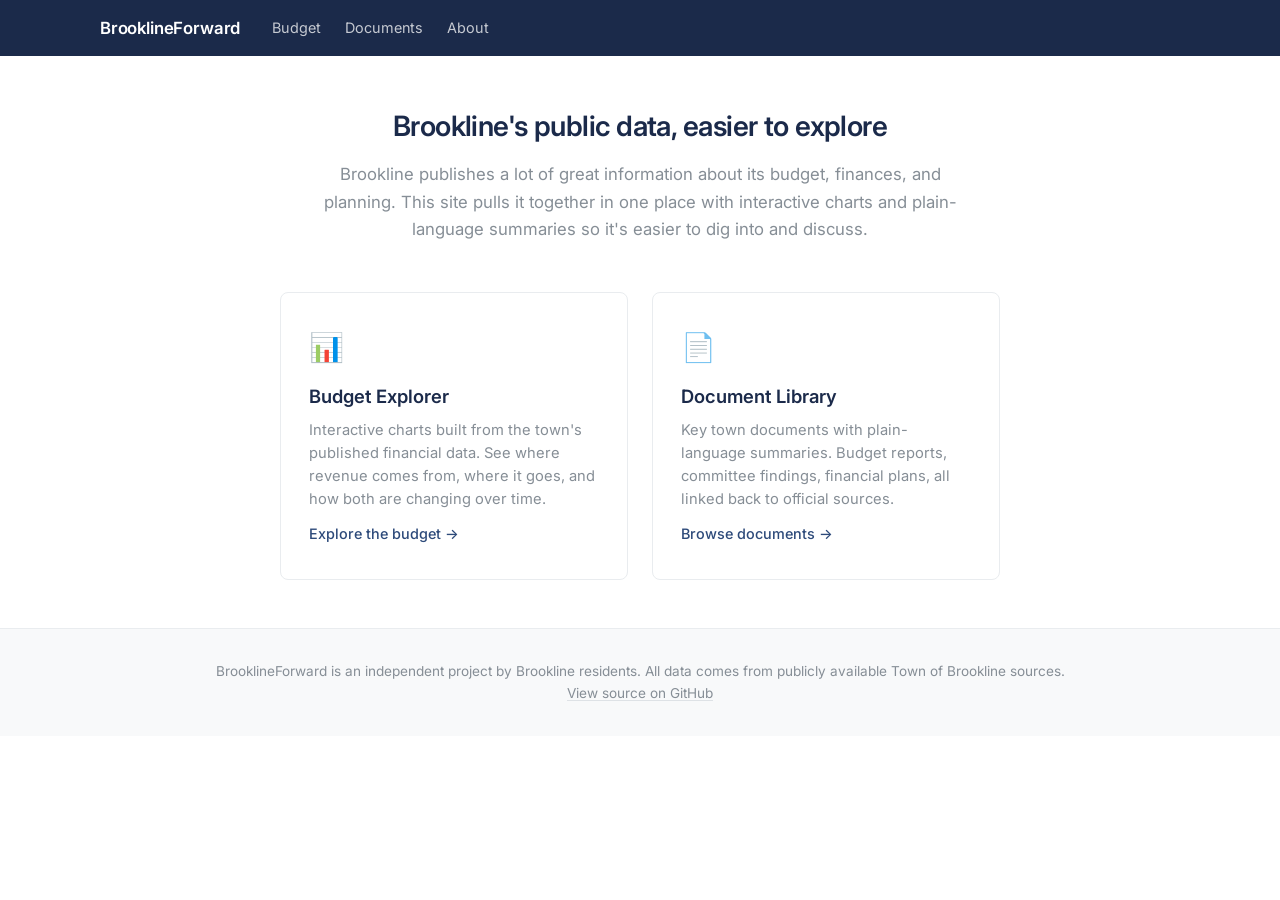
<file: index.html>
<!DOCTYPE html>
<html lang="en">
<head>
  <meta charset="UTF-8">
  <meta name="viewport" content="width=device-width, initial-scale=1.0">
  <title>BrooklineForward</title>
  <meta name="description" content="Brookline's public budget data and town documents, made easier to explore.">
  <link rel="preconnect" href="https://fonts.googleapis.com">
  <link href="https://fonts.googleapis.com/css2?family=Inter:wght@300;400;500;600&display=swap" rel="stylesheet">
  <link rel="stylesheet" href="assets/styles.css">
</head>
<body>

<div id="bf-nav"></div>

<div class="page-wrap">
  <div class="landing-intro">
    <h1>Brookline's public data, easier to explore</h1>
    <p>
      Brookline publishes a lot of great information about its budget, finances,
      and planning. This site pulls it together in one place with interactive
      charts and plain-language summaries so it's easier to dig into and discuss.
    </p>
  </div>

  <div class="landing-cards">
    <a href="budget.html" class="landing-card">
      <div class="landing-card-icon">📊</div>
      <h2>Budget Explorer</h2>
      <p>Interactive charts built from the town's published financial data. See where revenue comes from, where it goes, and how both are changing over time.</p>
      <span class="card-link">Explore the budget →</span>
    </a>
    <a href="documents.html" class="landing-card">
      <div class="landing-card-icon">📄</div>
      <h2>Document Library</h2>
      <p>Key town documents with plain-language summaries. Budget reports, committee findings, financial plans, all linked back to official sources.</p>
      <span class="card-link">Browse documents →</span>
    </a>
  </div>
</div>

<div id="bf-footer"></div>
<script src="assets/nav.js"></script>
</body>
</html>
</file>
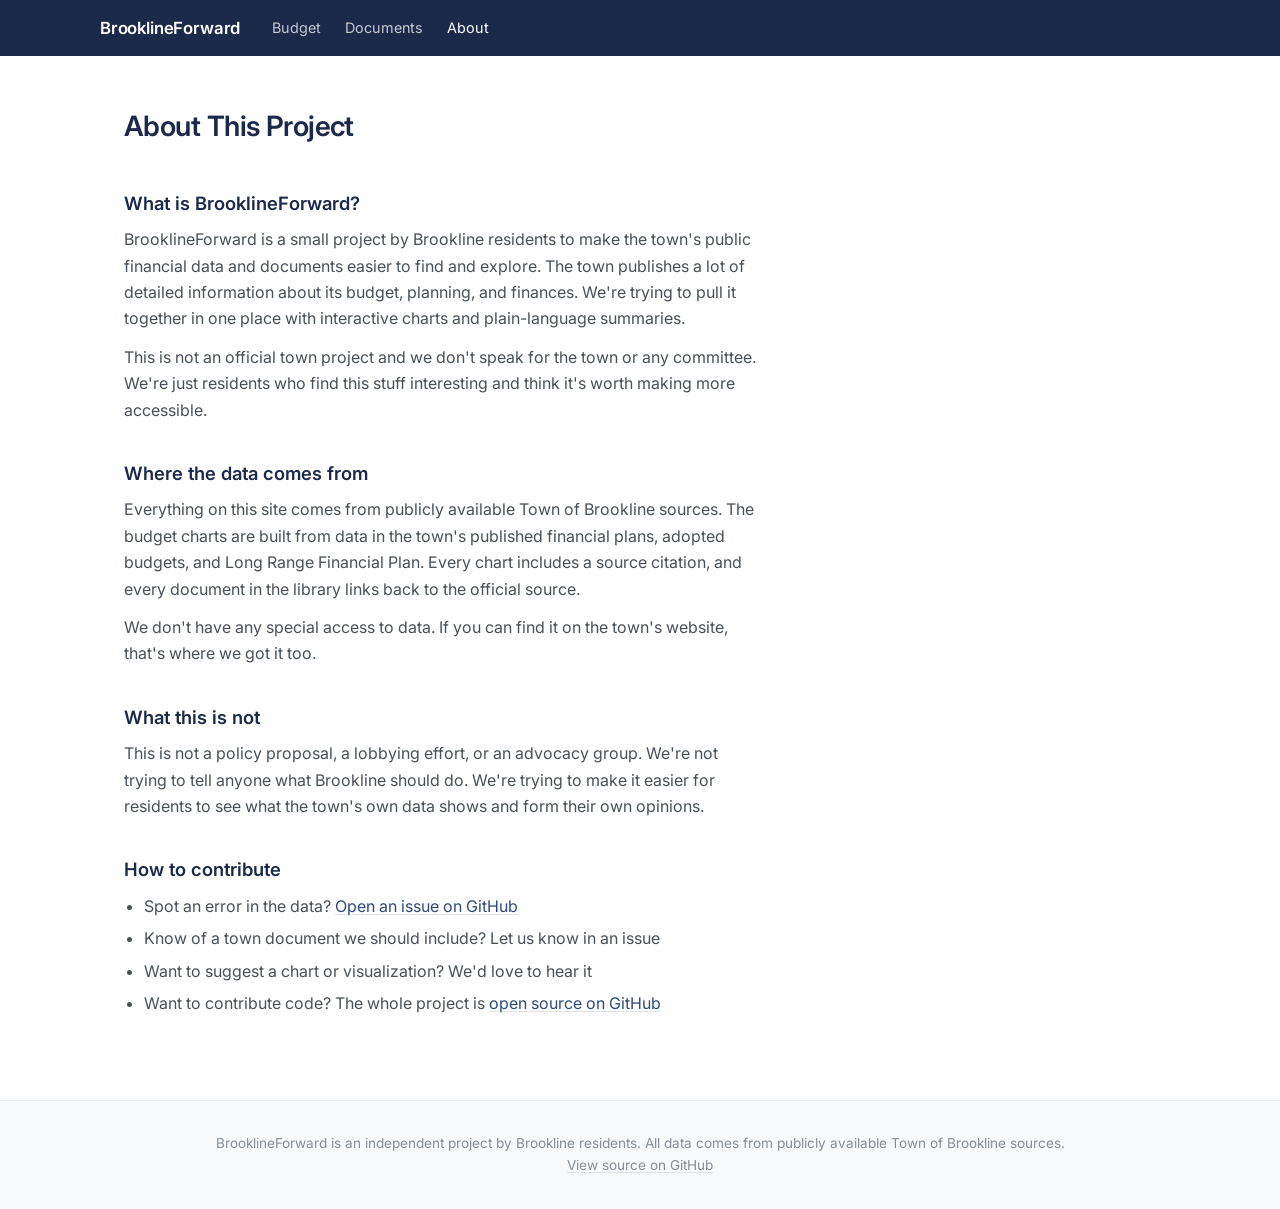
<file: about.html>
<!DOCTYPE html>
<html lang="en">
<head>
  <meta charset="UTF-8">
  <meta name="viewport" content="width=device-width, initial-scale=1.0">
  <title>About - BrooklineForward</title>
  <meta name="description" content="About the BrooklineForward project and how to contribute.">
  <link rel="preconnect" href="https://fonts.googleapis.com">
  <link href="https://fonts.googleapis.com/css2?family=Inter:wght@300;400;500;600&display=swap" rel="stylesheet">
  <link rel="stylesheet" href="assets/styles.css">
</head>
<body>

<div id="bf-nav"></div>

<div class="page-wrap">
  <div class="page-header">
    <h1>About This Project</h1>
  </div>

  <div class="about-section">
    <h2>What is BrooklineForward?</h2>
    <p>
      BrooklineForward is a small project by Brookline residents to make the town's public financial
      data and documents easier to find and explore. The town publishes a lot of detailed information
      about its budget, planning, and finances. We're trying to pull it together in one place with
      interactive charts and plain-language summaries.
    </p>
    <p>
      This is not an official town project and we don't speak for the town or any committee.
      We're just residents who find this stuff interesting and think it's worth making more accessible.
    </p>
  </div>

  <div class="about-section">
    <h2>Where the data comes from</h2>
    <p>
      Everything on this site comes from publicly available Town of Brookline sources. The budget
      charts are built from data in the town's published financial plans, adopted budgets, and
      Long Range Financial Plan. Every chart includes a source citation, and every document in
      the library links back to the official source.
    </p>
    <p>We don't have any special access to data. If you can find it on the town's website, that's where we got it too.</p>
  </div>

  <div class="about-section">
    <h2>What this is not</h2>
    <p>
      This is not a policy proposal, a lobbying effort, or an advocacy group. We're not trying
      to tell anyone what Brookline should do. We're trying to make it easier for residents
      to see what the town's own data shows and form their own opinions.
    </p>
  </div>

  <div class="about-section">
    <h2>How to contribute</h2>
    <ul>
      <li>Spot an error in the data? <a href="https://github.com/dmcconnell/BrooklineForward/issues" target="_blank" rel="noopener">Open an issue on GitHub</a></li>
      <li>Know of a town document we should include? Let us know in an issue</li>
      <li>Want to suggest a chart or visualization? We'd love to hear it</li>
      <li>Want to contribute code? The whole project is <a href="https://github.com/dmcconnell/BrooklineForward" target="_blank" rel="noopener">open source on GitHub</a></li>
    </ul>
  </div>
</div>

<div id="bf-footer"></div>
<script src="assets/nav.js"></script>
</body>
</html>
</file>
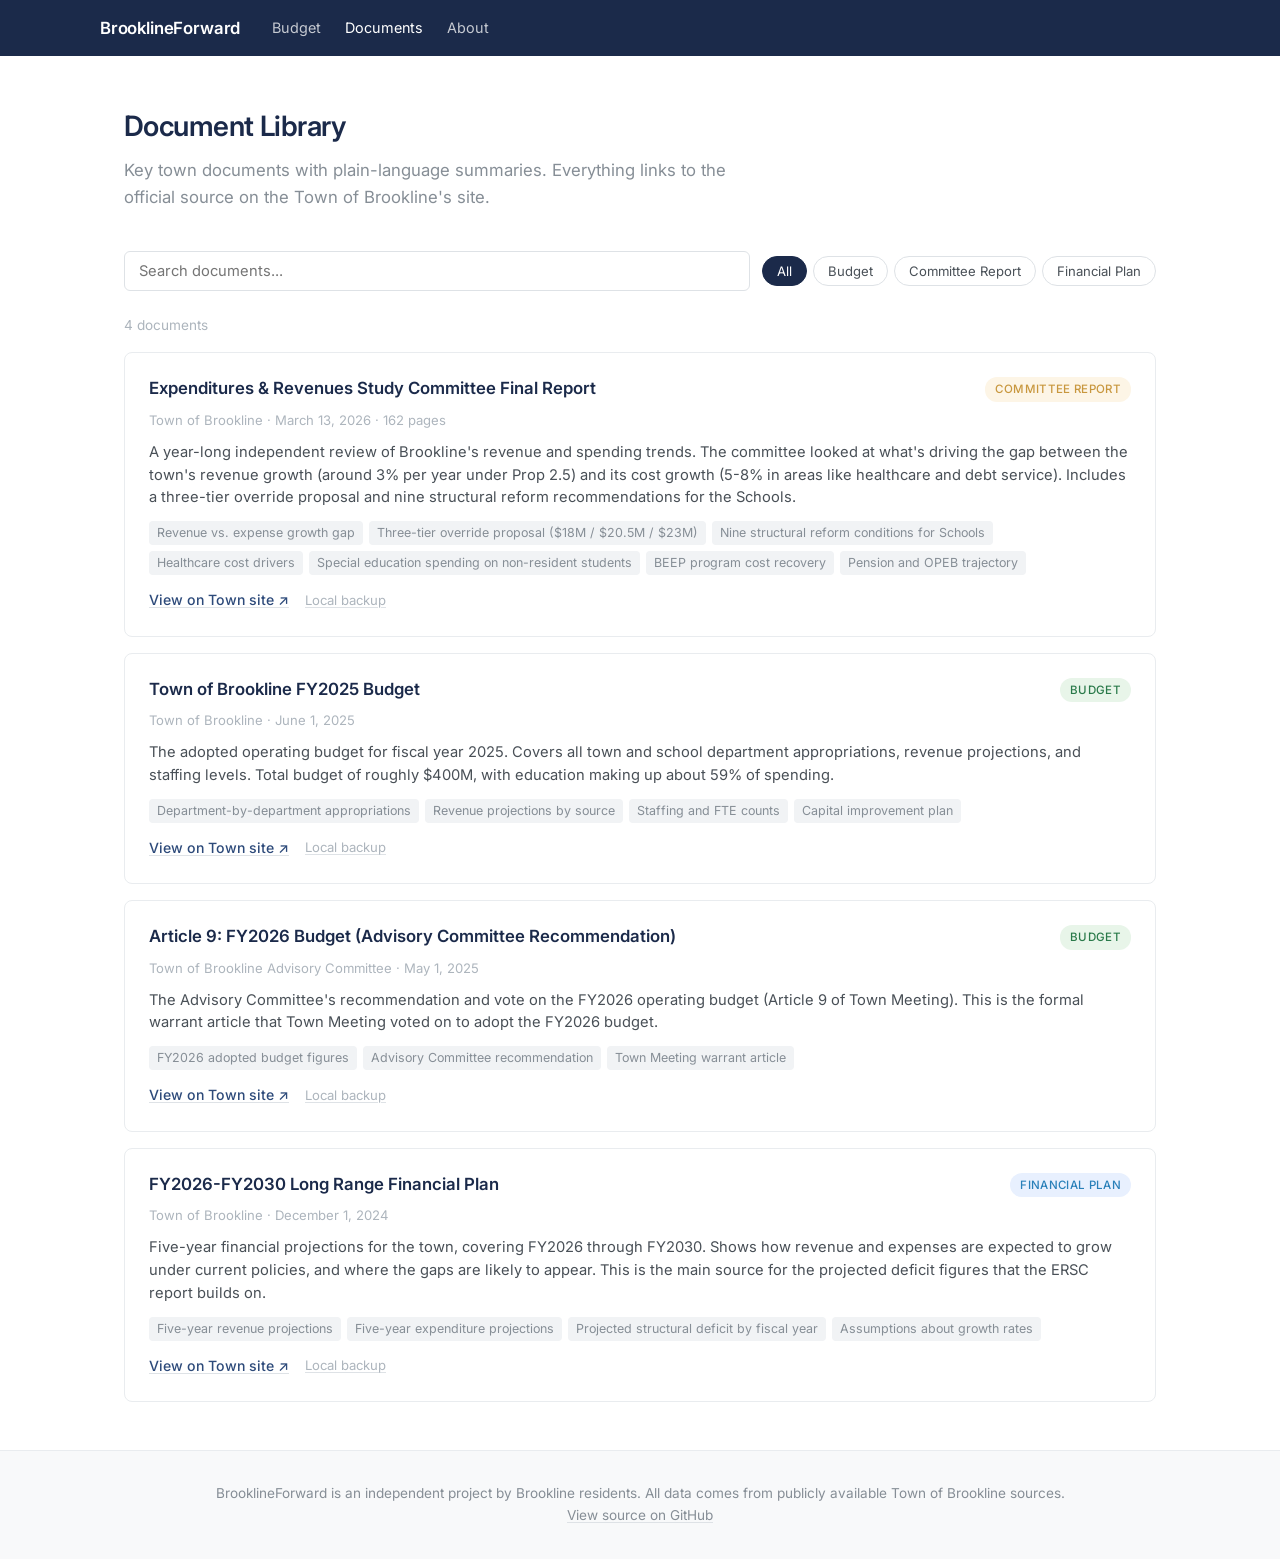
<file: documents.html>
<!DOCTYPE html>
<html lang="en">
<head>
  <meta charset="UTF-8">
  <meta name="viewport" content="width=device-width, initial-scale=1.0">
  <title>Document Library - BrooklineForward</title>
  <meta name="description" content="Key Brookline town documents with plain-language summaries, linked to official sources.">
  <link rel="preconnect" href="https://fonts.googleapis.com">
  <link href="https://fonts.googleapis.com/css2?family=Inter:wght@300;400;500;600&display=swap" rel="stylesheet">
  <link rel="stylesheet" href="assets/styles.css">
</head>
<body>

<div id="bf-nav"></div>

<div class="page-wrap">
  <div class="page-header">
    <h1>Document Library</h1>
    <p>Key town documents with plain-language summaries. Everything links to the official source on the Town of Brookline's site.</p>
  </div>

  <div class="doc-controls">
    <input type="text" class="doc-search" id="doc-search" placeholder="Search documents...">
    <div class="doc-filters" id="doc-filters"></div>
  </div>

  <p class="doc-count" id="doc-count"></p>
  <div class="doc-grid" id="doc-grid">
    <div class="empty-state"><p>Loading documents...</p></div>
  </div>
</div>

<div id="bf-footer"></div>
<script src="assets/nav.js"></script>
<script>
(function() {
  var allDocs = [];
  var activeType = 'all';
  var searchQuery = '';

  var typeLabels = {
    'budget': 'Budget',
    'financial-plan': 'Financial Plan',
    'committee-report': 'Committee Report',
    'meeting-minutes': 'Meeting Minutes',
    'warrant-article': 'Warrant Article',
    'audit': 'Audit',
    'presentation': 'Presentation'
  };

  function formatDate(dateStr) {
    var d = new Date(dateStr + 'T00:00:00');
    return d.toLocaleDateString('en-US', { year: 'numeric', month: 'long', day: 'numeric' });
  }

  function badgeClass(type) {
    return 'badge-' + type;
  }

  function matchesSearch(doc, query) {
    if (!query) return true;
    var tokens = query.toLowerCase().split(/\s+/);
    var haystack = (doc.title + ' ' + doc.summary + ' ' + (doc.tags || []).join(' ') + ' ' + (doc.keyTopics || []).join(' ')).toLowerCase();
    return tokens.every(function(t) { return haystack.indexOf(t) !== -1; });
  }

  function render() {
    var filtered = allDocs.filter(function(doc) {
      var typeMatch = activeType === 'all' || doc.type === activeType;
      var searchMatch = matchesSearch(doc, searchQuery);
      return typeMatch && searchMatch;
    });

    var countEl = document.getElementById('doc-count');
    countEl.textContent = filtered.length + ' document' + (filtered.length !== 1 ? 's' : '');

    var grid = document.getElementById('doc-grid');
    if (filtered.length === 0) {
      grid.innerHTML = '<div class="empty-state"><p>No documents match your search.</p></div>';
      return;
    }

    grid.innerHTML = filtered.map(function(doc) {
      var topics = (doc.keyTopics || []).map(function(t) {
        return '<span class="topic-tag">' + t + '</span>';
      }).join('');

      var links = '<a href="' + doc.sourceUrl + '" target="_blank" rel="noopener">View on Town site ↗</a>';
      if (doc.localPath) {
        links += '<a href="' + doc.localPath + '" class="secondary-link" target="_blank">Local backup</a>';
      }

      return '<div class="doc-card">' +
        '<div class="doc-card-header">' +
          '<div class="doc-card-title">' + doc.title + '</div>' +
          '<span class="doc-type-badge ' + badgeClass(doc.type) + '">' + (typeLabels[doc.type] || doc.type) + '</span>' +
        '</div>' +
        '<div class="doc-card-meta">' + doc.source + ' · ' + formatDate(doc.date) + (doc.pageCount ? ' · ' + doc.pageCount + ' pages' : '') + '</div>' +
        '<div class="doc-card-summary">' + doc.summary + '</div>' +
        (topics ? '<div class="doc-card-topics">' + topics + '</div>' : '') +
        '<div class="doc-card-links">' + links + '</div>' +
      '</div>';
    }).join('');
  }

  function buildFilters() {
    var types = {};
    allDocs.forEach(function(doc) { types[doc.type] = true; });
    var typeList = Object.keys(types).sort();

    var filtersEl = document.getElementById('doc-filters');
    var allBtn = document.createElement('button');
    allBtn.className = 'filter-btn active';
    allBtn.textContent = 'All';
    allBtn.addEventListener('click', function() {
      activeType = 'all';
      document.querySelectorAll('.filter-btn').forEach(function(b) { b.classList.remove('active'); });
      allBtn.classList.add('active');
      render();
    });
    filtersEl.appendChild(allBtn);

    typeList.forEach(function(type) {
      var btn = document.createElement('button');
      btn.className = 'filter-btn';
      btn.textContent = typeLabels[type] || type;
      btn.addEventListener('click', function() {
        activeType = type;
        document.querySelectorAll('.filter-btn').forEach(function(b) { b.classList.remove('active'); });
        btn.classList.add('active');
        render();
      });
      filtersEl.appendChild(btn);
    });
  }

  // Search
  document.getElementById('doc-search').addEventListener('input', function(e) {
    searchQuery = e.target.value;
    render();
  });

  // Load data
  fetch('data/documents.json')
    .then(function(r) { return r.json(); })
    .then(function(data) {
      allDocs = data.documents.sort(function(a, b) {
        return new Date(b.date) - new Date(a.date);
      });
      buildFilters();
      render();
    })
    .catch(function() {
      document.getElementById('doc-grid').innerHTML = '<div class="empty-state"><p>Could not load document data.</p></div>';
    });
})();
</script>
</body>
</html>
</file>
<file: assets/styles.css>
/* BrooklineForward - Clean civic data site */

:root {
  --navy: #1b2a4a;
  --navy-light: #2d4a7a;
  --green: #2a7a4a;
  --green-light: #e8f5e9;
  --gold: #c8973e;
  --gold-light: #fdf5e6;
  --cream: #faf8f5;
  --white: #ffffff;
  --gray-50: #f8f9fa;
  --gray-100: #f1f3f5;
  --gray-200: #e9ecef;
  --gray-300: #dee2e6;
  --gray-400: #ced4da;
  --gray-500: #adb5bd;
  --gray-600: #868e96;
  --gray-700: #495057;
  --gray-800: #343a40;
  --gray-900: #212529;
  --red: #c0392b;
  --blue: #2980b9;
  --teal: #1abc9c;
  --purple: #8e44ad;

  --font-sans: 'Inter', -apple-system, BlinkMacSystemFont, 'Segoe UI', sans-serif;
  --max-width: 1080px;
  --section-pad: 48px 24px;
}

*, *::before, *::after {
  box-sizing: border-box;
  margin: 0;
  padding: 0;
}

html {
  scroll-behavior: smooth;
  -webkit-text-size-adjust: 100%;
}

body {
  font-family: var(--font-sans);
  font-size: 16px;
  line-height: 1.6;
  color: var(--gray-800);
  background: var(--white);
}

a {
  color: var(--navy-light);
  text-decoration: underline;
  text-decoration-color: var(--gray-300);
  text-underline-offset: 2px;
}

a:hover {
  color: var(--navy);
  text-decoration-color: var(--navy);
}

img { max-width: 100%; }

/* NAV */
.site-nav {
  background: var(--navy);
  padding: 0 24px;
  position: sticky;
  top: 0;
  z-index: 100;
}

.site-nav-inner {
  max-width: var(--max-width);
  margin: 0 auto;
  display: flex;
  align-items: center;
  gap: 32px;
  height: 56px;
}

.site-nav-brand {
  color: var(--white);
  font-weight: 600;
  font-size: 1.05rem;
  text-decoration: none;
  letter-spacing: -0.01em;
}

.site-nav-links {
  display: flex;
  gap: 24px;
  list-style: none;
}

.site-nav-links a {
  color: rgba(255,255,255,0.75);
  text-decoration: none;
  font-size: 0.9rem;
  font-weight: 400;
  transition: color 0.15s;
}

.site-nav-links a:hover,
.site-nav-links a.active {
  color: var(--white);
}

/* FOOTER */
.site-footer {
  background: var(--gray-50);
  border-top: 1px solid var(--gray-200);
  padding: 32px 24px;
  text-align: center;
  font-size: 0.85rem;
  color: var(--gray-600);
  line-height: 1.6;
}

.site-footer a {
  color: var(--gray-600);
}

/* LAYOUT */
.page-wrap {
  max-width: var(--max-width);
  margin: 0 auto;
  padding: var(--section-pad);
}

.page-header {
  margin-bottom: 40px;
}

.page-header h1 {
  font-size: 1.75rem;
  font-weight: 600;
  color: var(--navy);
  margin-bottom: 8px;
  letter-spacing: -0.02em;
}

.page-header p {
  font-size: 1.05rem;
  color: var(--gray-600);
  max-width: 640px;
}

/* LANDING PAGE */
.landing-intro {
  max-width: 640px;
  margin: 0 auto 48px;
  text-align: center;
}

.landing-intro h1 {
  font-size: 1.75rem;
  font-weight: 600;
  color: var(--navy);
  margin-bottom: 12px;
  letter-spacing: -0.02em;
}

.landing-intro p {
  font-size: 1.05rem;
  color: var(--gray-600);
  line-height: 1.65;
}

.landing-cards {
  display: grid;
  grid-template-columns: 1fr 1fr;
  gap: 24px;
  max-width: 720px;
  margin: 0 auto;
}

.landing-card {
  background: var(--white);
  border: 1px solid var(--gray-200);
  border-radius: 8px;
  padding: 32px 28px;
  text-decoration: none;
  color: inherit;
  transition: border-color 0.15s, box-shadow 0.15s;
}

.landing-card:hover {
  border-color: var(--navy-light);
  box-shadow: 0 2px 12px rgba(0,0,0,0.06);
}

.landing-card-icon {
  font-size: 1.75rem;
  margin-bottom: 12px;
}

.landing-card h2 {
  font-size: 1.15rem;
  font-weight: 600;
  color: var(--navy);
  margin-bottom: 8px;
}

.landing-card p {
  font-size: 0.92rem;
  color: var(--gray-600);
  line-height: 1.55;
}

.landing-card .card-link {
  display: inline-block;
  margin-top: 12px;
  font-size: 0.9rem;
  font-weight: 500;
  color: var(--navy-light);
}

/* DOCUMENT LIBRARY */
.doc-controls {
  display: flex;
  gap: 12px;
  flex-wrap: wrap;
  align-items: center;
  margin-bottom: 24px;
}

.doc-search {
  flex: 1;
  min-width: 200px;
  padding: 10px 14px;
  border: 1px solid var(--gray-300);
  border-radius: 6px;
  font-family: var(--font-sans);
  font-size: 0.92rem;
  color: var(--gray-800);
  background: var(--white);
}

.doc-search:focus {
  outline: none;
  border-color: var(--navy-light);
  box-shadow: 0 0 0 3px rgba(45,74,122,0.1);
}

.doc-filters {
  display: flex;
  gap: 6px;
  flex-wrap: wrap;
}

.filter-btn {
  padding: 6px 14px;
  border: 1px solid var(--gray-300);
  border-radius: 20px;
  background: var(--white);
  font-family: var(--font-sans);
  font-size: 0.82rem;
  color: var(--gray-700);
  cursor: pointer;
  transition: all 0.15s;
}

.filter-btn:hover {
  border-color: var(--navy-light);
  color: var(--navy);
}

.filter-btn.active {
  background: var(--navy);
  border-color: var(--navy);
  color: var(--white);
}

.doc-count {
  font-size: 0.85rem;
  color: var(--gray-500);
  margin-bottom: 16px;
}

.doc-grid {
  display: grid;
  gap: 16px;
}

.doc-card {
  background: var(--white);
  border: 1px solid var(--gray-200);
  border-radius: 8px;
  padding: 24px;
  transition: border-color 0.15s;
}

.doc-card:hover {
  border-color: var(--gray-400);
}

.doc-card-header {
  display: flex;
  align-items: flex-start;
  justify-content: space-between;
  gap: 12px;
  margin-bottom: 8px;
}

.doc-card-title {
  font-size: 1.05rem;
  font-weight: 600;
  color: var(--navy);
  line-height: 1.35;
}

.doc-type-badge {
  display: inline-block;
  padding: 3px 10px;
  border-radius: 12px;
  font-size: 0.72rem;
  font-weight: 500;
  text-transform: uppercase;
  letter-spacing: 0.03em;
  white-space: nowrap;
  flex-shrink: 0;
}

.badge-budget { background: var(--green-light); color: var(--green); }
.badge-financial-plan { background: #e8f0fe; color: var(--blue); }
.badge-committee-report { background: var(--gold-light); color: var(--gold); }
.badge-meeting-minutes { background: #f3e8ff; color: var(--purple); }
.badge-warrant-article { background: #e0f2f1; color: var(--teal); }
.badge-audit { background: #fce4ec; color: var(--red); }
.badge-presentation { background: var(--gray-100); color: var(--gray-700); }

.doc-card-meta {
  font-size: 0.82rem;
  color: var(--gray-500);
  margin-bottom: 10px;
}

.doc-card-summary {
  font-size: 0.92rem;
  color: var(--gray-700);
  line-height: 1.55;
  margin-bottom: 12px;
}

.doc-card-topics {
  display: flex;
  flex-wrap: wrap;
  gap: 6px;
  margin-bottom: 14px;
}

.topic-tag {
  display: inline-block;
  padding: 2px 8px;
  background: var(--gray-100);
  border-radius: 4px;
  font-size: 0.78rem;
  color: var(--gray-600);
}

.doc-card-links {
  display: flex;
  gap: 16px;
  align-items: center;
}

.doc-card-links a {
  font-size: 0.88rem;
  font-weight: 500;
}

.doc-card-links .secondary-link {
  color: var(--gray-500);
  font-weight: 400;
  font-size: 0.82rem;
}

/* BUDGET EXPLORER */
.chart-section {
  margin-bottom: 48px;
}

.chart-section h2 {
  font-size: 1.2rem;
  font-weight: 600;
  color: var(--navy);
  margin-bottom: 6px;
}

.chart-description {
  font-size: 0.92rem;
  color: var(--gray-600);
  margin-bottom: 16px;
  max-width: 640px;
}

.chart-container {
  position: relative;
  height: 380px;
  background: var(--white);
  border: 1px solid var(--gray-200);
  border-radius: 8px;
  padding: 20px;
}

.chart-source {
  font-size: 0.78rem;
  color: var(--gray-500);
  margin-top: 10px;
  font-style: italic;
}

.chart-nav {
  display: flex;
  gap: 8px;
  flex-wrap: wrap;
  margin-bottom: 32px;
}

.chart-nav-btn {
  padding: 8px 18px;
  border: 1px solid var(--gray-300);
  border-radius: 6px;
  background: var(--white);
  font-family: var(--font-sans);
  font-size: 0.88rem;
  color: var(--gray-700);
  cursor: pointer;
  transition: all 0.15s;
}

.chart-nav-btn:hover {
  border-color: var(--navy-light);
  color: var(--navy);
}

.chart-nav-btn.active {
  background: var(--navy);
  border-color: var(--navy);
  color: var(--white);
}

.chart-panel {
  display: none;
}

.chart-panel.active {
  display: block;
}

/* ABOUT PAGE */
.about-section {
  margin-bottom: 36px;
}

.about-section h2 {
  font-size: 1.15rem;
  font-weight: 600;
  color: var(--navy);
  margin-bottom: 8px;
}

.about-section p {
  max-width: 640px;
  color: var(--gray-700);
  line-height: 1.65;
}

.about-section p + p {
  margin-top: 12px;
}

.about-section ul {
  max-width: 640px;
  padding-left: 20px;
  color: var(--gray-700);
  line-height: 1.65;
}

.about-section li {
  margin-bottom: 6px;
}

/* EMPTY STATE */
.empty-state {
  text-align: center;
  padding: 48px 24px;
  color: var(--gray-500);
}

.empty-state p {
  font-size: 0.95rem;
}

/* RESPONSIVE */
@media (max-width: 700px) {
  .landing-cards {
    grid-template-columns: 1fr;
  }

  .site-nav-inner {
    gap: 16px;
  }

  .site-nav-links {
    gap: 14px;
  }

  .site-nav-links a {
    font-size: 0.82rem;
  }

  .page-header h1,
  .landing-intro h1 {
    font-size: 1.4rem;
  }

  .doc-controls {
    flex-direction: column;
  }

  .doc-search {
    width: 100%;
  }

  .chart-container {
    height: 300px;
    padding: 12px;
  }

  .doc-card-header {
    flex-direction: column;
  }
}
</file>
